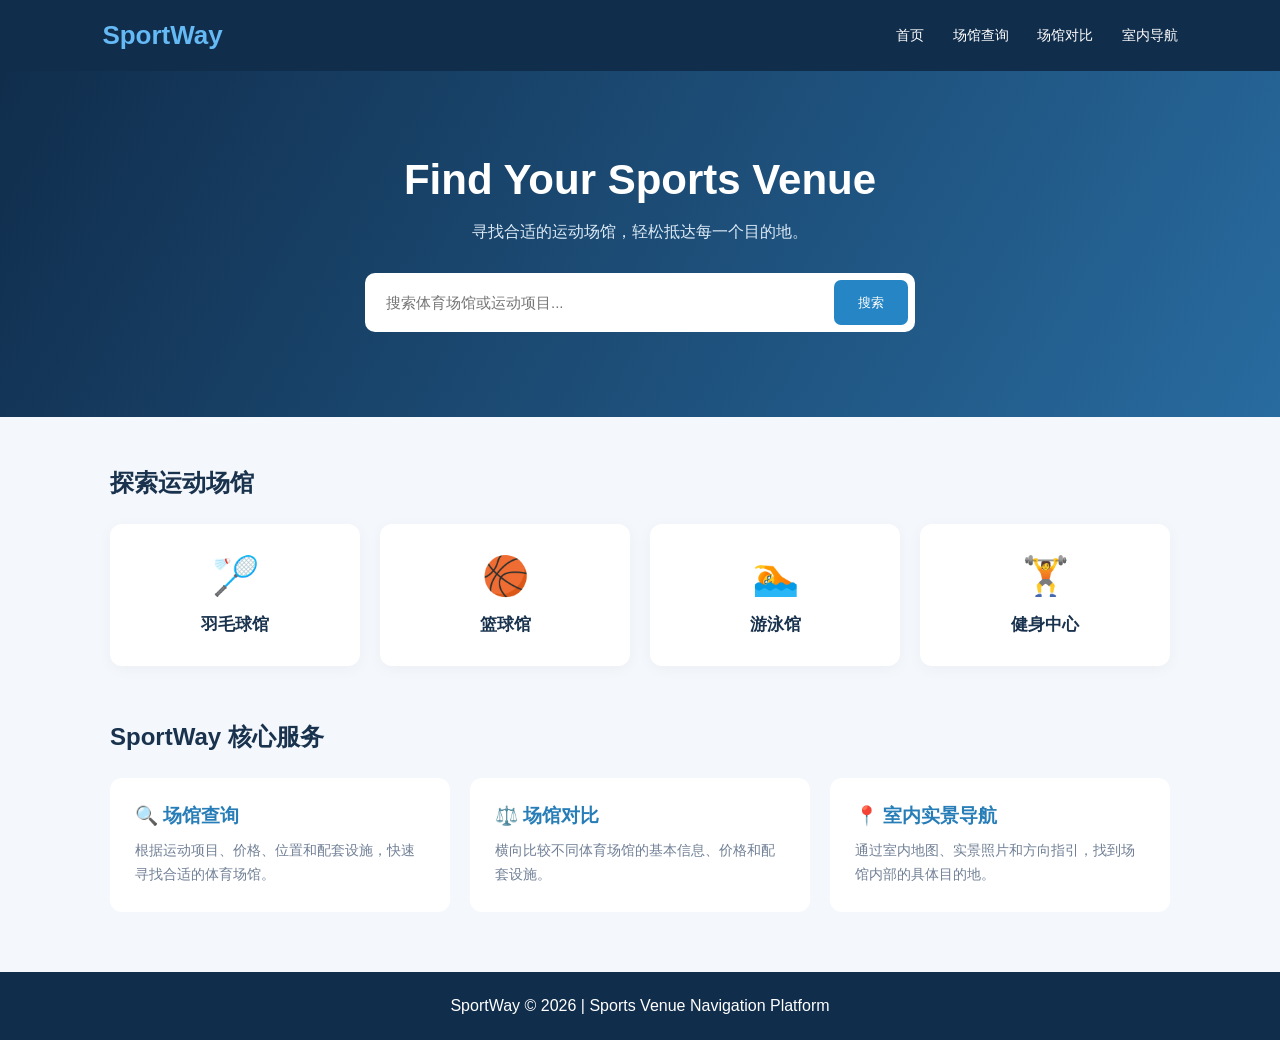
<file: index.html>
<!DOCTYPE html>
<html lang="zh-CN">
<head>
    <meta charset="UTF-8">
    <meta name="viewport" content="width=device-width, initial-scale=1.0">
    <title>SportWay - 体育场馆智能导航</title>
    <style>
        * {
            margin: 0;
            padding: 0;
            box-sizing: border-box;
        }

        body {
            font-family: Arial, "Microsoft YaHei", sans-serif;
            background: #f4f7fb;
            color: #19324d;
        }

        header {
            background: #102d4c;
            color: white;
            padding: 20px 8%;
            display: flex;
            justify-content: space-between;
            align-items: center;
        }

        .logo {
            font-size: 26px;
            font-weight: bold;
            color: #65b9f4;
        }

        nav a {
            color: white;
            text-decoration: none;
            margin-left: 24px;
            font-size: 14px;
        }

        .hero {
            background: linear-gradient(120deg, #102d4c, #286b9f);
            color: white;
            text-align: center;
            padding: 85px 20px;
        }

        .hero h1 {
            font-size: 42px;
            margin-bottom: 18px;
        }

        .hero p {
            color: #dceaf6;
            margin-bottom: 30px;
        }

        .search-box {
            display: flex;
            max-width: 550px;
            margin: auto;
            background: white;
            padding: 7px;
            border-radius: 10px;
        }

        .search-box input {
            flex: 1;
            border: none;
            outline: none;
            padding: 14px;
            font-size: 15px;
            min-width: 0;
        }

        button {
            border: none;
            background: #2585c5;
            color: white;
            padding: 13px 24px;
            border-radius: 7px;
            cursor: pointer;
        }

        .container {
            max-width: 1100px;
            margin: 50px auto;
            padding: 0 20px;
        }

        .container h2 {
            margin-bottom: 25px;
        }

        .categories {
            display: grid;
            grid-template-columns: repeat(4, 1fr);
            gap: 20px;
        }

        .category {
            background: white;
            border-radius: 12px;
            padding: 30px 15px;
            text-align: center;
            box-shadow: 0 3px 15px #0000000a;
        }

        .category .icon {
            font-size: 38px;
            margin-bottom: 15px;
        }

        .category h3 {
            font-size: 17px;
        }

        .services {
            display: grid;
            grid-template-columns: repeat(3, 1fr);
            gap: 20px;
        }

        .service {
            background: white;
            padding: 25px;
            border-radius: 12px;
        }

        .service h3 {
            margin-bottom: 10px;
            color: #267db7;
        }

        .service p {
            color: #718096;
            font-size: 14px;
            line-height: 1.7;
        }

        footer {
            background: #102d4c;
            color: white;
            text-align: center;
            padding: 25px;
            margin-top: 60px;
        }

        @media (max-width: 700px) {
            header {
                flex-direction: column;
                gap: 18px;
            }

            nav a {
                margin: 0 6px;
                font-size: 12px;
            }

            .hero h1 {
                font-size: 30px;
            }

            .categories {
                grid-template-columns: repeat(2, 1fr);
            }

            .services {
                grid-template-columns: 1fr;
            }
        }
    </style>
</head>

<body>

<header>
    <div class="logo">SportWay</div>

    <nav>
        <a href="index.html">首页</a>
        <a href="venues.html">场馆查询</a>
        <a href="compare.html">场馆对比</a>
        <a href="navigation.html">室内导航</a>
    </nav>
</header>

<section class="hero">
    <h1>Find Your Sports Venue</h1>
    <p>寻找合适的运动场馆，轻松抵达每一个目的地。</p>

    <div class="search-box">
        <input
            type="text"
            id="searchInput"
            placeholder="搜索体育场馆或运动项目..."
        >
        <button onclick="searchVenue()">搜索</button>
    </div>
</section>

<main class="container">

    <h2>探索运动场馆</h2>

    <div class="categories">

        <div class="category">
            <div class="icon">🏸</div>
            <h3>羽毛球馆</h3>
        </div>

        <div class="category">
            <div class="icon">🏀</div>
            <h3>篮球馆</h3>
        </div>

        <div class="category">
            <div class="icon">🏊</div>
            <h3>游泳馆</h3>
        </div>

        <div class="category">
            <div class="icon">🏋️</div>
            <h3>健身中心</h3>
        </div>

    </div>

    <h2 style="margin-top:55px;">SportWay 核心服务</h2>

    <div class="services">

        <div class="service">
            <h3>🔍 场馆查询</h3>
            <p>根据运动项目、价格、位置和配套设施，快速寻找合适的体育场馆。</p>
        </div>

        <div class="service">
            <h3>⚖️ 场馆对比</h3>
            <p>横向比较不同体育场馆的基本信息、价格和配套设施。</p>
        </div>

        <div class="service">
            <h3>📍 室内实景导航</h3>
            <p>通过室内地图、实景照片和方向指引，找到场馆内部的具体目的地。</p>
        </div>

    </div>

</main>

<footer>
    <p>SportWay © 2026 | Sports Venue Navigation Platform</p>
</footer>

<script>
    function searchVenue() {
        const keyword = document.getElementById("searchInput").value.trim();

        if (keyword === "") {
            alert("请输入场馆名称或运动项目！");
            return;
        }

        window.location.href =
            "venues.html?keyword=" + encodeURIComponent(keyword);
    }
</script>

</body>
</html>
</file>
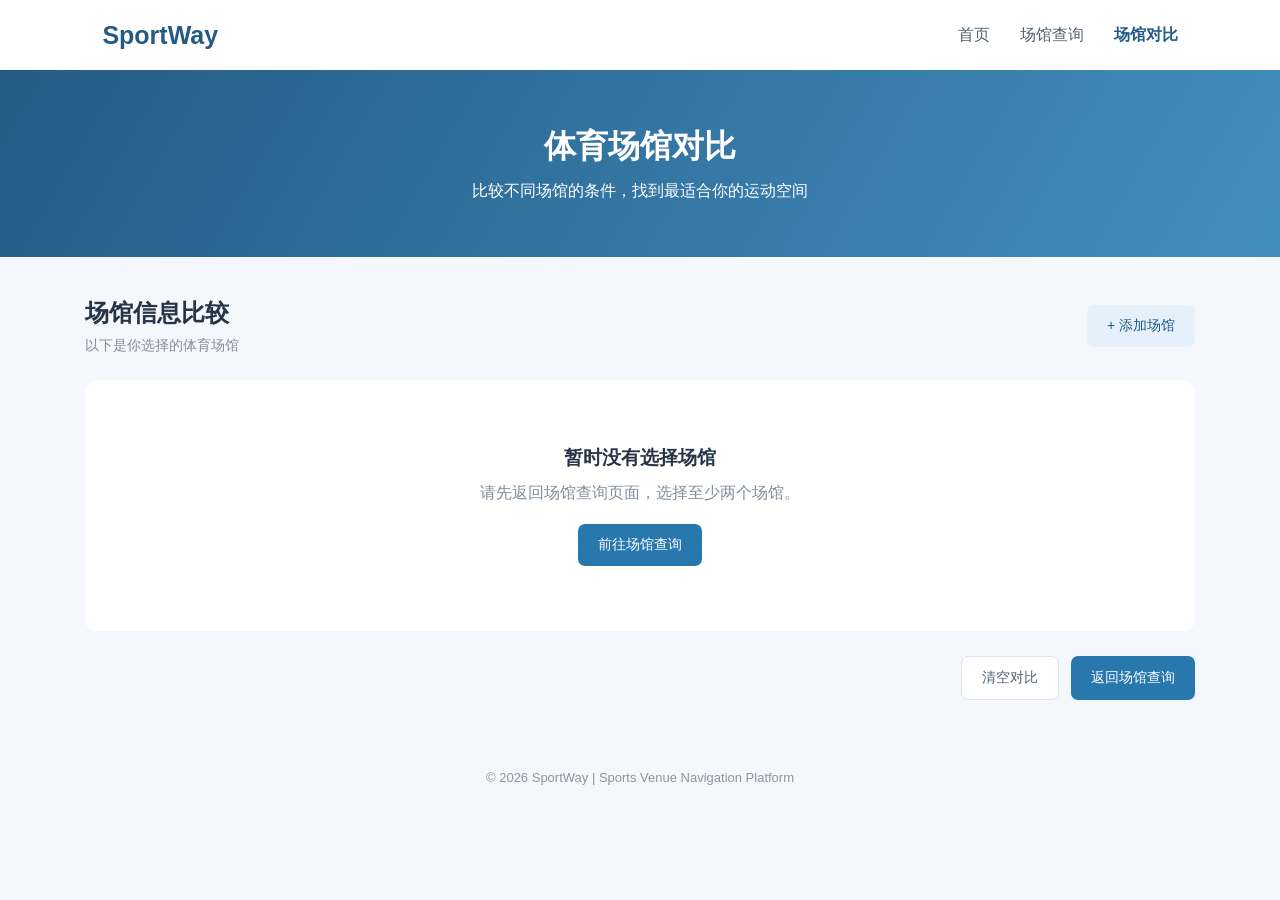
<file: comparison.html>
<!DOCTYPE html>
<html lang="zh-CN">
<head>
    <meta charset="UTF-8">
    <meta name="viewport" content="width=device-width, initial-scale=1.0">
    <title>SportWay - 场馆对比</title>
    <link rel="stylesheet" href="CSS/comparison.css">
</head>

<body>

<header class="header">
    <div class="logo">SportWay</div>

    <nav>
        <a href="index.html">首页</a>
        <a href="venues.html">场馆查询</a>
        <a href="comparison.html" class="active">场馆对比</a>
    </nav>
</header>

<section class="hero">
    <h1>体育场馆对比</h1>
    <p>比较不同场馆的条件，找到最适合你的运动空间</p>
</section>

<main class="container">

    <div class="page-heading">
        <div>
            <h2>场馆信息比较</h2>
            <p>以下是你选择的体育场馆</p>
        </div>

        <button class="back-btn" onclick="goBack()">
            + 添加场馆
        </button>
    </div>

    <div id="comparisonContent"></div>

    <div class="bottom-actions">
        <button class="secondary-btn" onclick="clearComparison()">
            清空对比
        </button>

        <button class="primary-btn" onclick="goBack()">
            返回场馆查询
        </button>
    </div>

</main>

<footer>
    <p>© 2026 SportWay | Sports Venue Navigation Platform</p>
</footer>

<script src="js/comparison.js"></script>

</body>
</html>
</file>
<file: CSS/comparison.css>
* {
    margin: 0;
    padding: 0;
    box-sizing: border-box;
}

body {
    font-family: Arial, "Microsoft YaHei", sans-serif;
    background: #f4f7fb;
    color: #263445;
}

/* 顶部导航 */

.header {
    height: 70px;
    background: white;
    display: flex;
    align-items: center;
    justify-content: space-between;
    padding: 0 8%;
    box-shadow: 0 2px 10px rgba(0,0,0,0.05);
}

.logo {
    font-size: 25px;
    font-weight: bold;
    color: #245b85;
}

nav {
    display: flex;
    gap: 30px;
}

nav a {
    text-decoration: none;
    color: #526274;
}

nav a.active {
    color: #245b85;
    font-weight: bold;
}

/* 页面横幅 */

.hero {
    background: linear-gradient(120deg, #245b85, #438fc0);
    color: white;
    text-align: center;
    padding: 55px 20px;
}

.hero h1 {
    font-size: 32px;
    margin-bottom: 12px;
}

/* 主体 */

.container {
    max-width: 1150px;
    margin: 40px auto;
    padding: 0 20px;
}

.page-heading {
    display: flex;
    justify-content: space-between;
    align-items: center;
    margin-bottom: 25px;
    gap: 15px;
}

.page-heading h2 {
    margin-bottom: 8px;
}

.page-heading p {
    color: #8190a0;
    font-size: 14px;
}

button {
    border: none;
    cursor: pointer;
    border-radius: 7px;
    padding: 12px 20px;
    font-size: 14px;
}

.back-btn {
    background: #e5f1fa;
    color: #245b85;
}

.back-btn:hover {
    background: #d1e6f6;
}

/* 对比表格 */

.comparison-wrapper {
    background: white;
    border-radius: 12px;
    padding: 20px;
    overflow-x: auto;
    box-shadow: 0 3px 15px rgba(0,0,0,0.05);
}

.comparison-table {
    width: 100%;
    min-width: 650px;
    border-collapse: collapse;
    text-align: center;
}

.comparison-table th,
.comparison-table td {
    padding: 18px 12px;
    border-bottom: 1px solid #edf0f4;
}

.comparison-table th {
    background: #f3f8fc;
    color: #245b85;
}

.comparison-table th:first-child,
.comparison-table td:first-child {
    text-align: left;
    font-weight: bold;
    width: 150px;
}

.comparison-table td {
    color: #526274;
    font-size: 14px;
}

.comparison-table img {
    width: 150px;
    height: 105px;
    object-fit: cover;
    border-radius: 8px;
    margin-bottom: 10px;
}

.venue-name {
    display: block;
    color: #245b85;
    font-weight: bold;
    margin-bottom: 5px;
}

.price-highlight {
    color: #e17c35 !important;
    font-weight: bold;
    font-size: 17px !important;
}

.delete-btn {
    background: #fff0ef;
    color: #d65b50;
    padding: 8px 14px;
}

.delete-btn:hover {
    background: #ffe0dd;
}

/* 空状态 */

.empty-state {
    background: white;
    padding: 65px 20px;
    text-align: center;
    border-radius: 12px;
}

.empty-state h3 {
    margin-bottom: 12px;
}

.empty-state p {
    color: #8190a0;
    margin-bottom: 20px;
}

/* 底部按钮 */

.bottom-actions {
    display: flex;
    justify-content: flex-end;
    gap: 12px;
    margin-top: 25px;
}

.primary-btn {
    background: #2878ad;
    color: white;
}

.primary-btn:hover {
    background: #195c88;
}

.secondary-btn {
    background: white;
    color: #526274;
    border: 1px solid #dce3eb;
}

/* 页脚 */

footer {
    text-align: center;
    color: #8995a3;
    font-size: 13px;
    padding: 30px;
}

/* 手机端 */

@media (max-width: 768px) {
    .header {
        padding: 0 15px;
    }

    nav {
        gap: 12px;
        font-size: 13px;
    }

    .hero h1 {
        font-size: 25px;
    }

    .page-heading {
        align-items: flex-start;
    }

    .bottom-actions {
        flex-wrap: wrap;
    }
}
</file>
